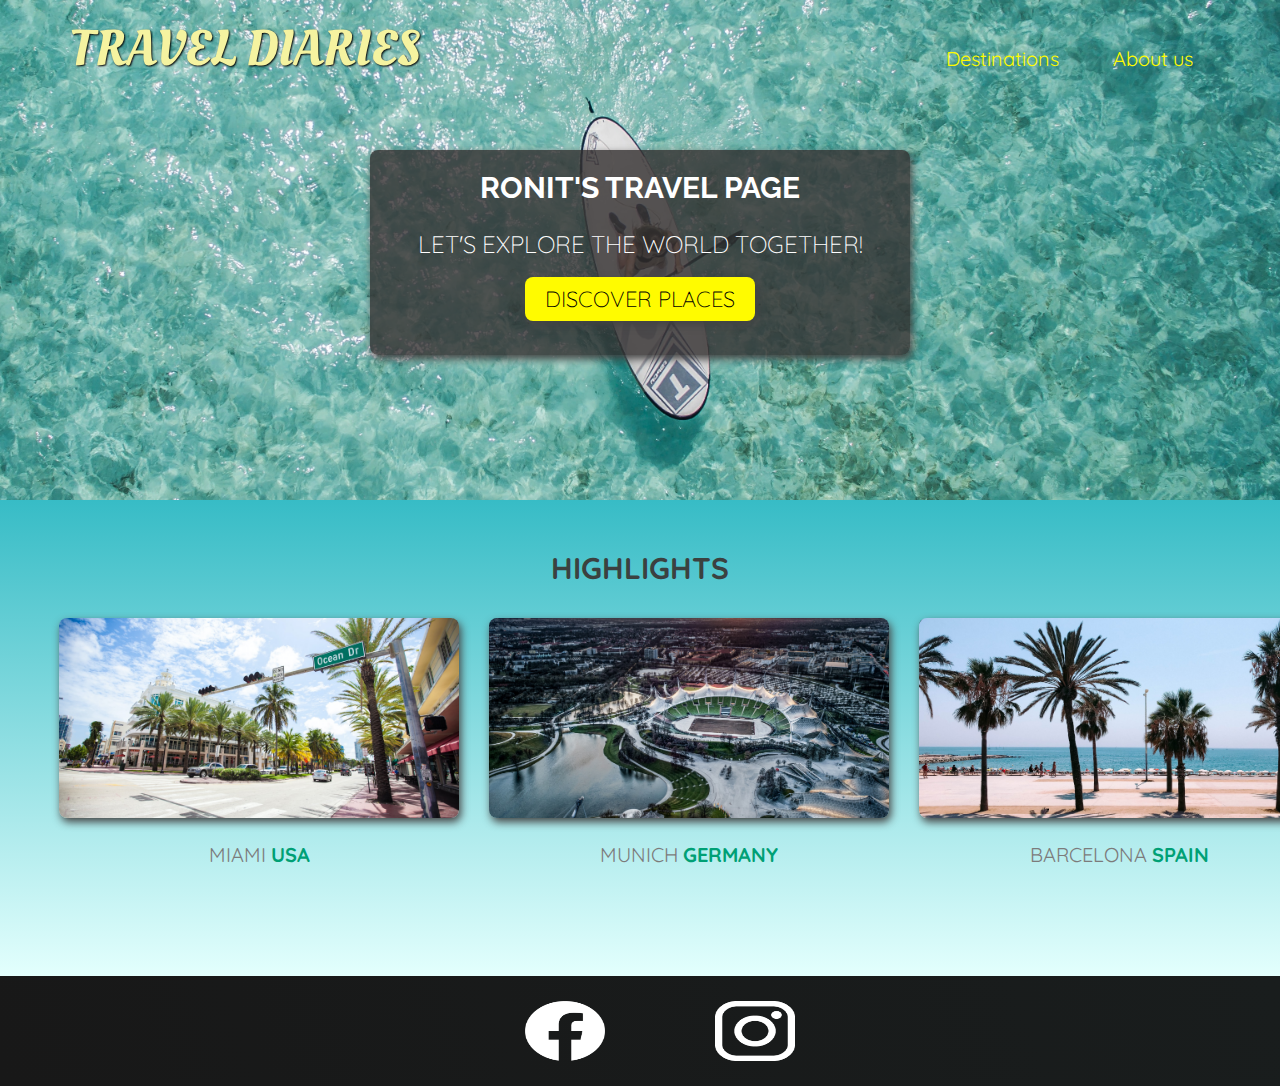
<file: index.html>
<!DOCTYPE html>
<html lang="en">

<head>
    <meta charset="UTF-8">
    <link rel="stylesheet" href="shared.css">
    <link rel="stylesheet" href="styles.css">
    <link
        href="https://fonts.googleapis.com/css2?family=Raleway:wght@700&family=Oleo+Script:wght@700&family=Quicksand:wght@300;500;700&display=swap"
        rel="stylesheet" />
    <title>Travel agency</title>
</head>

<body>
    <header>
        <div id="logo"><a href="index.html">Travel Diaries</a></div>
        <nav>
            <ul id="headings">
                <li><a href="/places.html">Destinations</a></li>
                <li><a href="/aboutus.html">About us</a></li>
            </ul>
        </nav>
    </header>
    <main>
        <section id="Hero">
            <div id="hero-content">
                <h1>Ronit's Travel Page</h1>
                <p>Let's Explore The World Together!</p>
                <p><a href="/places.html">Discover Places</a></p>
            </div>
        </section>
        <section id="Highlights1">
            <h2>Highlights</h2>
            <ul id="Highlights">
                <li class="Highlights"><img src="/images/places/miami.jpg">
                    <p>Miami <strong>USA</strong></p>
                </li>
                <li class="Highlights"><img src="/images/places/munich.jpg">
                    <p> Munich <strong>Germany</strong></p>
                </li>
                <li class="Highlights"><img src="/images/places/barcelona.jpg">
                    <p>Barcelona <strong>Spain</strong></p>
                </li>
            </ul>
        </section>
    </main>
    <footer>
        <ul>
            <li> <a href="https://www.facebook.com"><img src="/images/icons/facebook.png" alt="facebook"></a></li>
            <li><a href="https://www.instagram.com"><img src="/images/icons/insta.png" alt="instagram"></a></li>
        </ul>
    </footer>
</body>

</html>
</file>
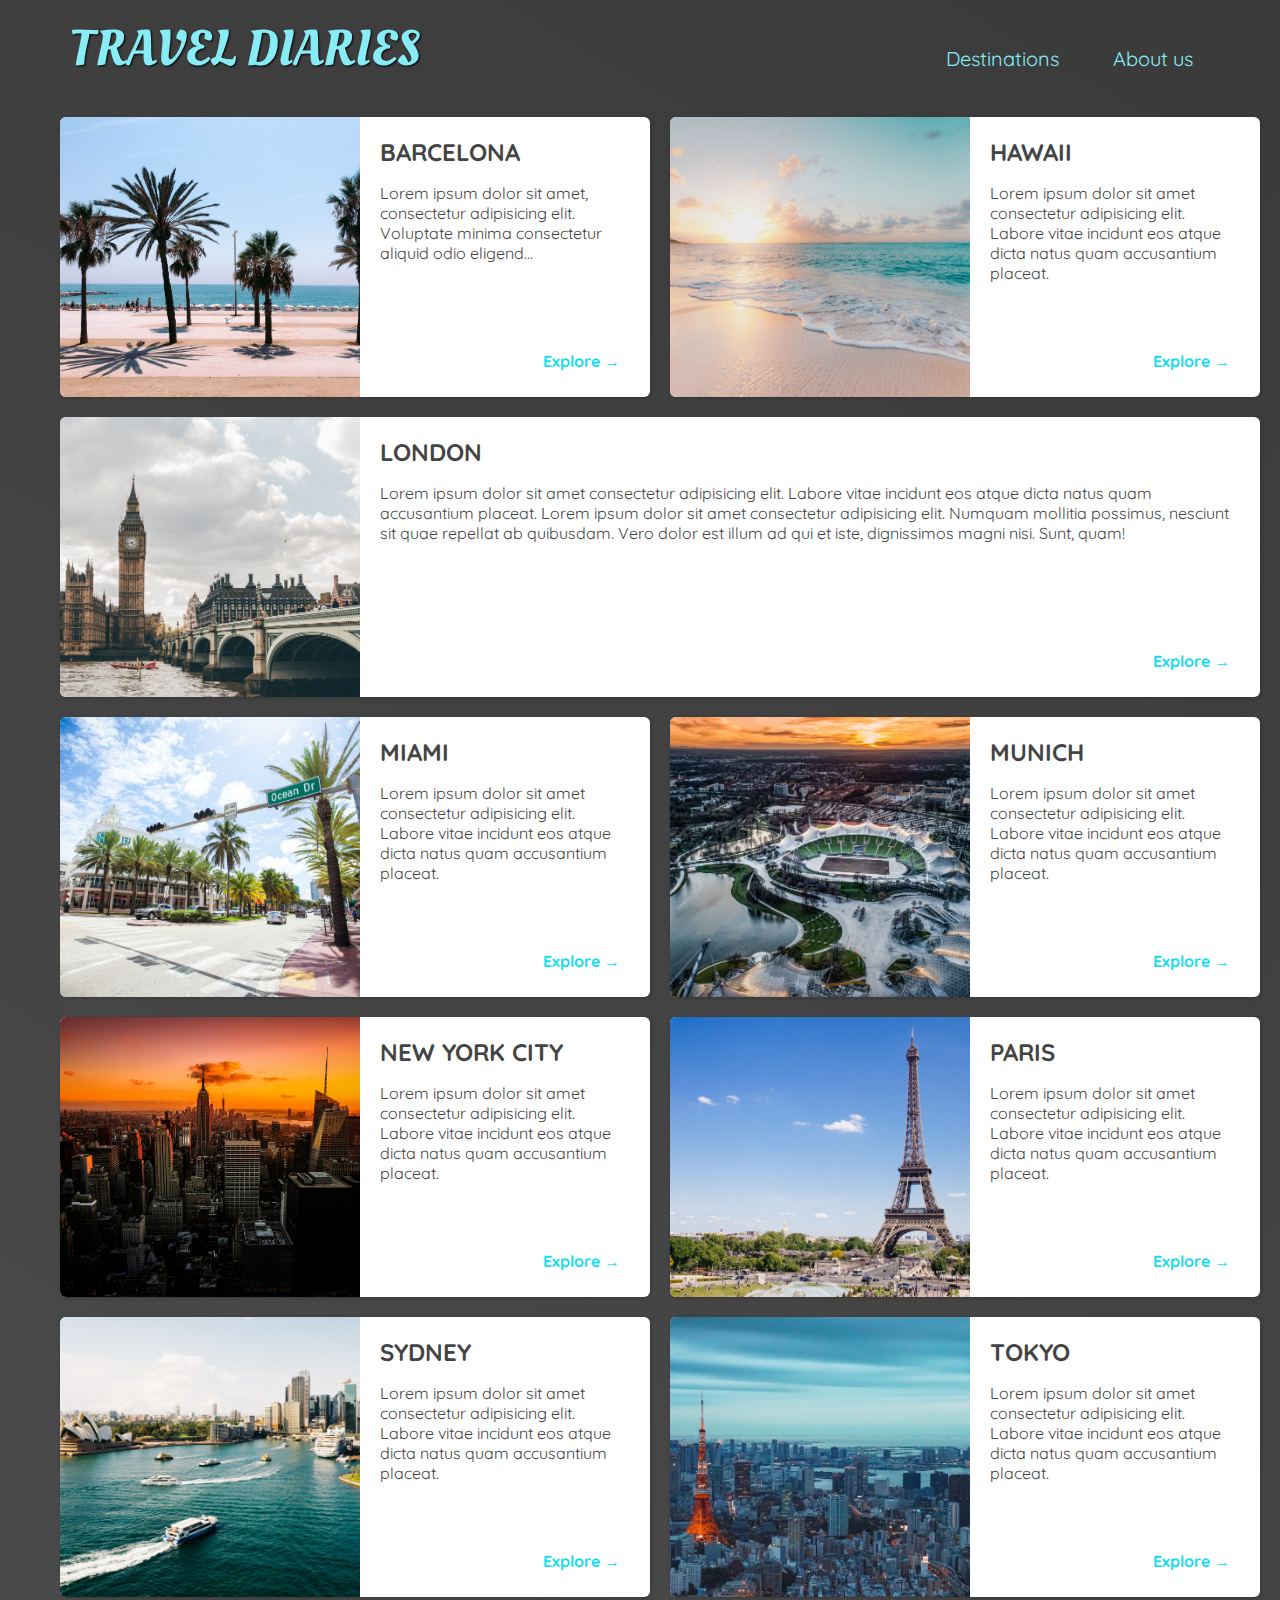
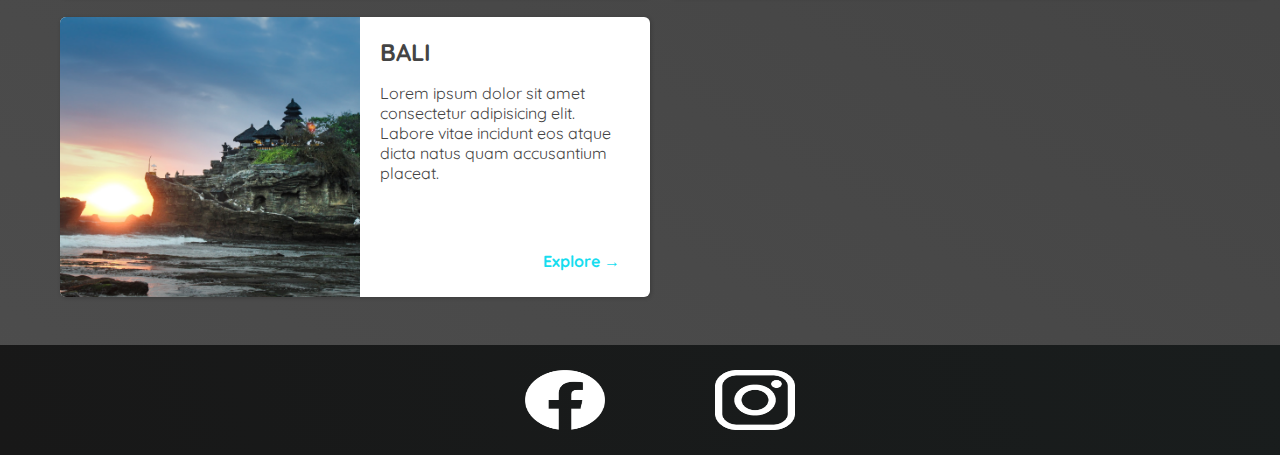
<file: places.html>
<!DOCTYPE html>
<html lang="en">

<head>
    <meta charset="UTF-8">
    <link rel="stylesheet" href="shared.css">
    <link rel="stylesheet" href="places.css">
    <link
        href="https://fonts.googleapis.com/css2?family=Raleway:wght@700&family=Oleo+Script:wght@700&family=Quicksand:wght@300;500;700&display=swap"
        rel="stylesheet" />
    <title>Travel agency</title>
</head>

<body>
    <header>
        <div id="logo"><a href="index.html">Travel Diaries</a></div>
        <nav>
            <ul id="headings">
                <li><a href="/places.html">Destinations</a></li>
                <li><a href="/aboutus.html">About us</a></li>
            </ul>
        </nav>
    </header>
    <main>
        <ul>
            <li><img src="/images/places/barcelona.jpg" alt="Barcelona">
                <div class="item-content">
                    <div>
                        <h2>BARCELONA</h2>
                        <p>Lorem ipsum dolor sit amet, consectetur adipisicing elit. Voluptate minima consectetur
                            aliquid odio eligend...</p>
                    </div>
                    <div class="actions"><a href="https://en.wikipedia.org/wiki/Barcelona">Explore &#x2192</a></div>
                </div>
            <li>
                <img src="images/places/hawaii.jpg" alt="Hawaii beach" />
                <div class="item-content">
                    <div>
                        <h2>Hawaii</h2>
                        <p>
                            Lorem ipsum dolor sit amet consectetur adipisicing elit. Labore
                            vitae incidunt eos atque dicta natus quam accusantium placeat.
                        </p>
                    </div>
                    <div class="actions">
                        <a href="https://en.wikipedia.org/wiki/Hawaii">Explore &#x2192</a>
                    </div>
                </div>
            </li>
            <li>
                <img src="images/places/london.jpg" alt="London city" />
                <div class="item-content">
                    <div>
                        <h2>London</h2>
                        <p>
                            Lorem ipsum dolor sit amet consectetur adipisicing elit. Labore
                            vitae incidunt eos atque dicta natus quam accusantium placeat. Lorem ipsum dolor sit amet
                            consectetur adipisicing elit. Numquam mollitia possimus, nesciunt sit quae repellat ab
                            quibusdam. Vero dolor est illum ad qui et iste, dignissimos magni nisi. Sunt, quam!
                        </p>
                    </div>
                    <div class="actions">
                        <a href="https://en.wikipedia.org/wiki/London">Explore &#x2192</a>
                    </div>
                </div>
            </li>
            <li>
                <img src="images/places/miami.jpg" alt="Miami streets" />
                <div class="item-content">
                    <div>
                        <h2>Miami</h2>
                        <p>
                            Lorem ipsum dolor sit amet consectetur adipisicing elit. Labore
                            vitae incidunt eos atque dicta natus quam accusantium placeat.
                        </p>
                    </div>
                    <div class="actions">
                        <a href="https://en.wikipedia.org/wiki/Miami">Explore &#x2192</a>
                    </div>
                </div>
            </li>
            <li>
                <img src="images/places/munich.jpg" alt="Munich football stadium" />
                <div class="item-content">
                    <div>
                        <h2>Munich</h2>
                        <p>
                            Lorem ipsum dolor sit amet consectetur adipisicing elit. Labore
                            vitae incidunt eos atque dicta natus quam accusantium placeat.
                        </p>
                    </div>
                    <div class="actions">
                        <a href="https://en.wikipedia.org/wiki/Munich">Explore &#x2192</a>
                    </div>
                </div>
            </li>
            <li>
                <img src="images/places/new-york-city.jpg" alt="New York City skyline" />
                <div class="item-content">
                    <div>
                        <h2>New York City</h2>
                        <p>
                            Lorem ipsum dolor sit amet consectetur adipisicing elit. Labore
                            vitae incidunt eos atque dicta natus quam accusantium placeat.
                        </p>
                    </div>
                    <div class="actions">
                        <a href="https://en.wikipedia.org/wiki/New_York_City">Explore &#x2192</a>
                    </div>
                </div>
            </li>
            <li>
                <img src="images/places/paris.jpg" alt="Paris city" />
                <div class="item-content">
                    <div>
                        <h2>Paris</h2>
                        <p>
                            Lorem ipsum dolor sit amet consectetur adipisicing elit. Labore
                            vitae incidunt eos atque dicta natus quam accusantium placeat.
                        </p>
                    </div>
                    <div class="actions">
                        <a href="https://en.wikipedia.org/wiki/Paris">Explore &#x2192</a>
                    </div>
                </div>
            </li>
            <li>
                <img src="images/places/sydney.jpg" alt="Sydney beach" />
                <div class="item-content">
                    <div>
                        <h2>Sydney</h2>
                        <p>
                            Lorem ipsum dolor sit amet consectetur adipisicing elit. Labore
                            vitae incidunt eos atque dicta natus quam accusantium placeat.
                        </p>
                    </div>
                    <div class="actions">
                        <a href="https://en.wikipedia.org/wiki/Sydney">Explore &#x2192</a>
                    </div>
                </div>
            </li>
            <li>
                <img src="images/places/tokyo.jpg" alt="Tokyo skyline" />
                <div class="item-content">
                    <div>
                        <h2>Tokyo</h2>
                        <p>
                            Lorem ipsum dolor sit amet consectetur adipisicing elit. Labore
                            vitae incidunt eos atque dicta natus quam accusantium placeat.
                        </p>
                    </div>
                    <div class="actions">
                        <a href="https://en.wikipedia.org/wiki/Tokyo">Explore &#x2192</a>
                    </div>
                </div>
            </li>
            <li>
                <img src="images/places/bali.jpg" alt="Bali beach" />
                <div class="item-content">
                    <div>
                        <h2>Bali</h2>
                        <p>
                            Lorem ipsum dolor sit amet consectetur adipisicing elit. Labore
                            vitae incidunt eos atque dicta natus quam accusantium placeat.
                        </p>
                    </div>
                    <div class="actions">
                        <a href="https://en.wikipedia.org/wiki/Bali">Explore &#x2192</a>
                    </div>
                </div>
            </li>
            </li>

        </ul>
    </main>
    <footer>
        <ul>
            <li> <a href="https://www.facebook.com"><img src="/images/icons/facebook.png" alt="facebook"></a></li>
            <li><a href="https://www.instagram.com"><img src="/images/icons/insta.png" alt="instagram"></a></li>
        </ul>
    </footer>
</file>
<file: shared.css>
body {
  margin: 0px;
  font-family: "Quicksand", sans-serif;
}

header {
  padding: 15px 60px;
  display: flex;
  justify-content: space-between;
  position: absolute;
  width: 100%;
  box-sizing:border-box;
}

#logo a {
  font-family: "oleo script", sans-serif;
  padding: 10px;
  font-size: 50px;
  color: rgb(245, 243, 160);
  text-decoration: none;
  text-shadow: 1px 1px 2px rgb(0, 0, 0);
  text-transform: uppercase;
}

header a {
  text-decoration: none;
  font-size: 20px;
  color: rgb(255, 251, 0);
  padding: 12px;
  border-radius: 6px;
}

#headings a:hover {
  background-color: rgb(255, 251, 0);
  color: rgb(77, 77, 77);
}

ul {
  list-style: none;
}

nav ul {
  display: flex;
}

li {
  padding: 15px;
  align-items: left;
}

footer {
  background: linear-gradient(70deg, rgb(24, 24, 24), rgb(25, 29, 29));
  padding: 10px;
}

footer ul {
  display: flex;
  justify-content: center;
  margin: 0px;
}

footer li {
  height: 60px;
  width: 80px;
  margin: 0 40px;
}

footer img {
  height: 100%;
  width: 100%;
}
</file>
<file: styles.css>
#Hero {
    height: 500px;
    background-image: url("/images/places/ocean.jpg");
    background-position: center;
    background-size: cover;
}

#hero-content {
    width: 500px;
    background-color: rgba(51, 47, 47, 0.8);
    box-shadow: 2px 4px 8px rgb(68, 67, 67);
    border-radius: 8px;
    padding: 20px;
    text-align: center;
    margin: 0px auto;
    position: relative;
    top: 150px;
}

#hero-content h1 {
    color: white;
    font-family: "Raleway", sans-serif;
    font-size: 30px;
    text-transform: uppercase;
    margin: 0;
}

#hero-content p {
    color: white;
    font-size: 24px;
    font-weight: 300;
    text-transform: uppercase;
    margin-bottom: 22px;
}

#hero-content a {
    text-decoration: none;
    font-size: 22px;
    background-color: rgb(255, 251, 0);
    padding: 8px 20px;
    font-size: bold;
    color: black;
    border-radius: 8px;
    box-shadow: 2px 4px 8px rgb(68, 67, 67);
}

#hero-content a:hover {
    background-color: rgb(255, 238, 0);
}

#Highlights1 {
    padding: 24px;
    background: linear-gradient(0deg, rgb(227, 255, 253), rgb(55, 188, 198));
}

#Highlights {
    display: flex;
    width: 100%;
    justify-content: space-evenly;
    margin-left: -20px;
    margin-bottom: 50px;
    box-sizing: border-box;
}

h2 {
    text-align: center;
    text-transform: uppercase;
    font-size: 30px;
    margin-bottom: 10px;
    color: rgb(59, 65, 64);
}

.Highlights p {
    text-transform: uppercase;
    text-align: center;
    font-size: 20px;
    color: rgb(124, 123, 123);
}

.Highlights img {
    width: 400px;
    height: 200px;
    box-shadow: 2px 4px 8px rgb(68, 67, 67);
    border-radius: 8px;
    object-fit: cover;
}

strong {
    color: rgb(0, 160, 117);
}
</file>
<file: places.css>
body{
    background: linear-gradient(30deg , rgb(77, 77, 77), rgb(58,58,58));
    color: rgb(68, 68, 68);
}
header{
    position: static;
}
#logo a{
    color: rgb(135, 236, 245);
}
header a{
    color: rgb(135, 236, 245);
}
#headings a:hover{
    background-color: rgb(183, 230, 235);
}
ul h2{
    margin: 0px;
    text-transform: uppercase;
}
main ul{
    margin: 0px auto 48px auto;
    width: 1200px;
    display: grid;
    grid-template-columns: 1fr 1fr;
    gap: 20px 20px;
}
li:nth-of-type(3){
    grid-column: 1/span 2;
}
main li{
    display: flex;
    background-color: white;
    padding: 0px;
    border-radius: 6px;
    box-shadow: 1px 1px 4px rgba(0, 0, 0, 0.2);
    overflow: hidden;
}
main li img {
    height: 280px;
    width: 300px;
    object-fit: cover;
}
.item-content{
    margin: 20px;
    display: flex;
    flex-direction: column;
    justify-content: space-between;
}
.actions{
    text-align: right;
    padding: 6px;
}
.actions a{
    font-weight: 700;
    text-decoration: none;
    padding: 4px;
    color: rgb(23, 221, 239);
    border-radius: 6px;
}

.actions a:hover{
    background-color: rgb(220, 241, 245);
}
</file>
